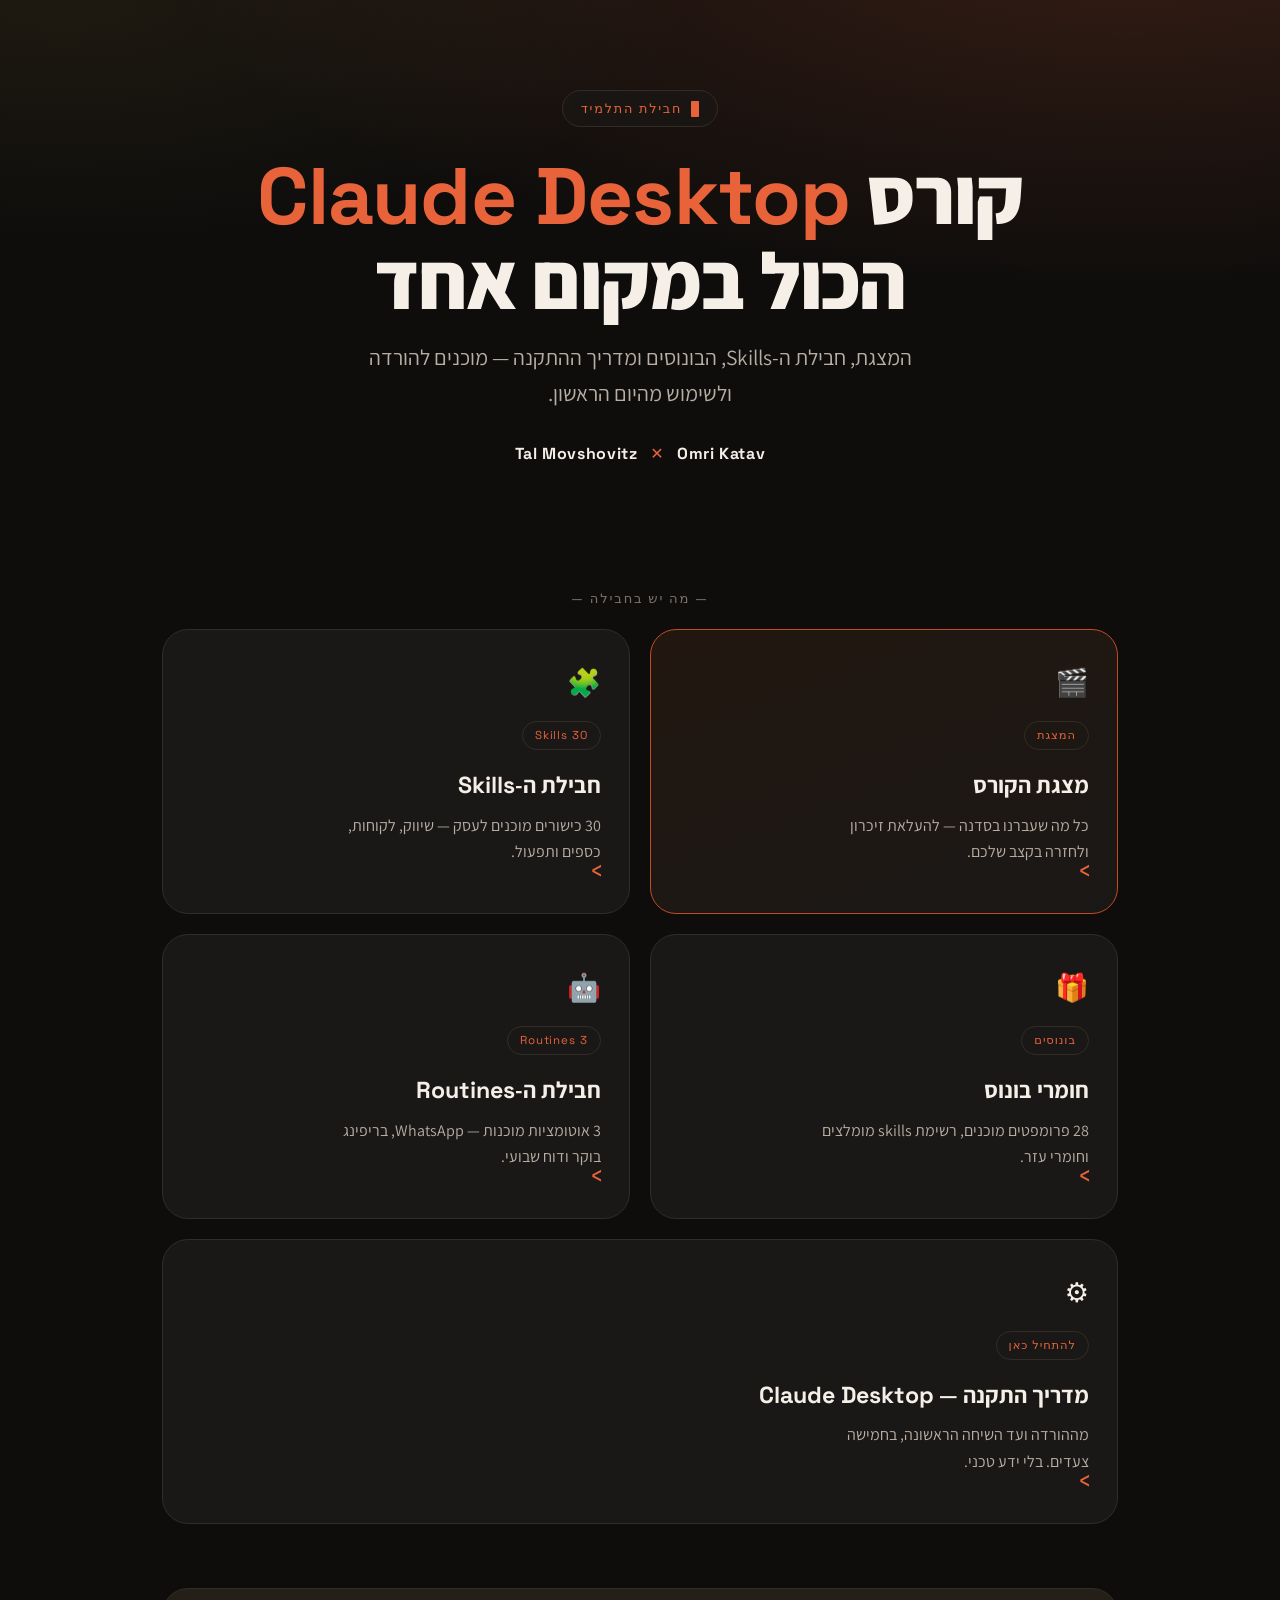
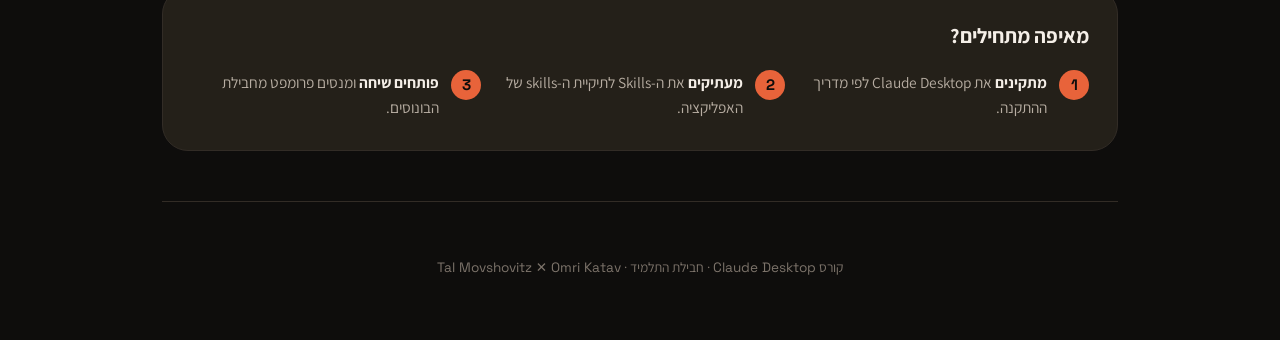
<file: index.html>
<!DOCTYPE html>
<html lang="he" dir="rtl">
<head>
<meta charset="UTF-8">
<meta name="viewport" content="width=device-width, initial-scale=1.0">
<title>קורס Claude Desktop — חבילת התלמיד</title>
<meta name="description" content="חבילת התלמיד לקורס Claude Desktop — מצגת, חבילת Skills, בונוסים ומדריך התקנה. Tal Movshovitz ✕ Omri Katav.">
<link rel="preconnect" href="https://fonts.googleapis.com">
<link rel="preconnect" href="https://fonts.gstatic.com" crossorigin>
<link href="https://fonts.googleapis.com/css2?family=Assistant:wght@400;500;600;700;800&family=Space+Grotesk:wght@500;600;700&display=swap" rel="stylesheet">
<style>
  :root{
    --bg:#0E0D0C; --bg-elev:#1A1816; --bg-elev-2:#242019; --line:#322C26;
    --accent:#E8633A; --accent-soft:#F0875F; --accent-deep:#C24A26; --accent-2:#F2C14E;
    --text:#F5EFE8; --text-dim:#B8AEA3; --text-faint:#7C736A;
    --r-sm:10px; --r-md:16px; --r-lg:26px; --r-pill:999px;
    --shadow-accent:0 18px 50px -12px rgba(232,99,58,.35);
    --shadow-soft:0 12px 40px -16px rgba(0,0,0,.6);
    --font-he:"Assistant",system-ui,sans-serif; --font-d:"Space Grotesk",system-ui,sans-serif;
  }
  *{box-sizing:border-box;margin:0;padding:0}
  html{direction:rtl;scroll-behavior:smooth}
  body{font-family:var(--font-he);background:var(--bg);color:var(--text);line-height:1.65;
    min-height:100vh;overflow-x:hidden;
    background-image:radial-gradient(130% 70% at 88% -8%,rgba(232,99,58,.18),transparent 58%),
                     radial-gradient(90% 50% at 5% 0%,rgba(242,193,78,.07),transparent 55%);
    background-attachment:fixed}
  .wrap{max-width:1000px;margin-inline:auto;padding:0 22px}

  /* HERO */
  .hero{padding:90px 0 56px;text-align:center}
  .eyebrow{display:inline-flex;align-items:center;gap:9px;font-family:var(--font-d);font-size:.8rem;
    letter-spacing:.14em;text-transform:uppercase;color:var(--accent);border:1px solid var(--line);
    border-radius:var(--r-pill);padding:7px 18px;margin-bottom:26px;background:rgba(26,24,22,.6)}
  .caret{width:8px;height:16px;background:var(--accent);animation:blink 1.1s steps(2) infinite;border-radius:1px}
  @keyframes blink{50%{opacity:0}}
  h1{font-size:clamp(2.4rem,7vw,5rem);font-weight:800;line-height:1.05;letter-spacing:-.01em;margin-bottom:18px}
  h1 .latin{font-family:var(--font-d);font-weight:700}
  h1 .hl{color:var(--accent)}
  .tag{color:var(--text-dim);font-size:clamp(1.05rem,2.4vw,1.35rem);max-width:54ch;margin-inline:auto 0;margin-inline:auto}
  .by{margin-top:30px;font-family:var(--font-d);font-size:1rem;color:var(--text-faint);letter-spacing:.04em}
  .by b{color:var(--text)}
  .by .x{color:var(--accent);margin:0 8px}

  /* CARDS */
  .section-label{font-family:var(--font-d);font-size:.82rem;letter-spacing:.14em;text-transform:uppercase;
    color:var(--text-faint);margin:64px 0 20px;text-align:center}
  .grid{display:grid;grid-template-columns:repeat(2,1fr);gap:20px}
  .card{display:block;text-decoration:none;color:inherit;background:var(--bg-elev);
    border:1px solid var(--line);border-radius:var(--r-lg);padding:30px 28px;position:relative;
    overflow:hidden;transition:transform .18s ease,border-color .18s ease,box-shadow .18s ease}
  .card::after{content:"›";position:absolute;inset-inline-start:26px;bottom:24px;font-family:var(--font-d);
    font-size:1.6rem;color:var(--accent);transition:transform .18s ease}
  .card:hover{transform:translateY(-4px);border-color:var(--accent);box-shadow:var(--shadow-accent)}
  .card:hover::after{transform:translateX(-6px)}
  .card .ico{font-size:1.7rem;margin-bottom:16px;display:block}
  .card h3{font-size:1.45rem;font-weight:700;margin-bottom:8px}
  .card h3 .latin{font-family:var(--font-d)}
  .card p{color:var(--text-dim);font-size:1rem;max-width:34ch;margin-bottom:18px}
  .card.primary{background:linear-gradient(160deg,#221710,var(--bg-elev));border-color:var(--accent-deep)}
  .card.wide{grid-column:1 / -1}
  .pill{display:inline-block;font-family:var(--font-d);font-size:.72rem;letter-spacing:.08em;
    color:var(--accent);border:1px solid var(--line);border-radius:var(--r-pill);padding:4px 12px;
    margin-bottom:16px}

  /* STEPS strip */
  .start{margin-top:64px;background:var(--bg-elev-2);border:1px solid var(--line);
    border-radius:var(--r-lg);padding:30px 28px}
  .start h2{font-size:1.3rem;margin-bottom:16px}
  .steps{display:flex;flex-wrap:wrap;gap:14px}
  .pstep{flex:1 1 200px;display:flex;gap:12px;align-items:flex-start}
  .pstep .n{flex:none;width:30px;height:30px;border-radius:var(--r-pill);background:var(--accent);
    color:var(--bg);font-family:var(--font-d);font-weight:700;display:grid;place-items:center;font-size:.95rem}
  .pstep span{color:var(--text-dim);font-size:.96rem}
  .pstep b{color:var(--text)}

  footer{text-align:center;color:var(--text-faint);font-size:.85rem;padding:54px 0 60px;margin-top:50px;
    border-top:1px solid var(--line)}
  footer .latin{font-family:var(--font-d)}

  @media(max-width:680px){
    .grid{grid-template-columns:1fr}
    .hero{padding:64px 0 40px}
    .card.wide{grid-column:auto}
  }
</style>
</head>
<body>
<div class="wrap">

  <section class="hero">
    <span class="eyebrow"><span class="caret"></span> חבילת התלמיד</span>
    <h1>קורס <span class="latin hl">Claude Desktop</span><br>הכול במקום אחד</h1>
    <p class="tag">המצגת, חבילת ה-Skills, הבונוסים ומדריך ההתקנה — מוכנים להורדה ולשימוש מהיום הראשון.</p>
    <p class="by"><b>Tal Movshovitz</b> <span class="x">✕</span> <b>Omri Katav</b></p>
  </section>

  <div class="section-label">— מה יש בחבילה —</div>

  <div class="grid">
    <a class="card primary" href="presentation/index.html">
      <span class="ico">🎬</span>
      <span class="pill">המצגת</span>
      <h3>מצגת הקורס</h3>
      <p>כל מה שעברנו בסדנה — להעלאת זיכרון ולחזרה בקצב שלכם.</p>
    </a>

    <a class="card" href="skills/">
      <span class="ico">🧩</span>
      <span class="pill">30 Skills</span>
      <h3>חבילת ה-<span class="latin">Skills</span></h3>
      <p>30 כישורים מוכנים לעסק — שיווק, לקוחות, כספים ותפעול.</p>
    </a>

    <a class="card" href="bonuses/">
      <span class="ico">🎁</span>
      <span class="pill">בונוסים</span>
      <h3>חומרי בונוס</h3>
      <p>28 פרומפטים מוכנים, רשימת skills מומלצים וחומרי עזר.</p>
    </a>

    <a class="card" href="bonuses/routines-pack.md">
      <span class="ico">🤖</span>
      <span class="pill">3 Routines</span>
      <h3>חבילת ה-<span class="latin">Routines</span></h3>
      <p>3 אוטומציות מוכנות — WhatsApp, בריפינג בוקר ודוח שבועי.</p>
    </a>

    <a class="card wide" href="bonuses/install-guide.html">
      <span class="ico">⚙️</span>
      <span class="pill">להתחיל כאן</span>
      <h3>מדריך התקנה — <span class="latin">Claude Desktop</span></h3>
      <p>מההורדה ועד השיחה הראשונה, בחמישה צעדים. בלי ידע טכני.</p>
    </a>
  </div>

  <div class="start">
    <h2>מאיפה מתחילים?</h2>
    <div class="steps">
      <div class="pstep"><div class="n">1</div><span><b>מתקינים</b> את Claude Desktop לפי מדריך ההתקנה.</span></div>
      <div class="pstep"><div class="n">2</div><span><b>מעתיקים</b> את ה-Skills לתיקיית ה-skills של האפליקציה.</span></div>
      <div class="pstep"><div class="n">3</div><span><b>פותחים שיחה</b> ומנסים פרומפט מחבילת הבונוסים.</span></div>
    </div>
  </div>

  <footer>
    קורס <span class="latin">Claude Desktop</span> · חבילת התלמיד · <span class="latin">Tal Movshovitz ✕ Omri Katav</span>
  </footer>

</div>
</body>
</html>
</file>
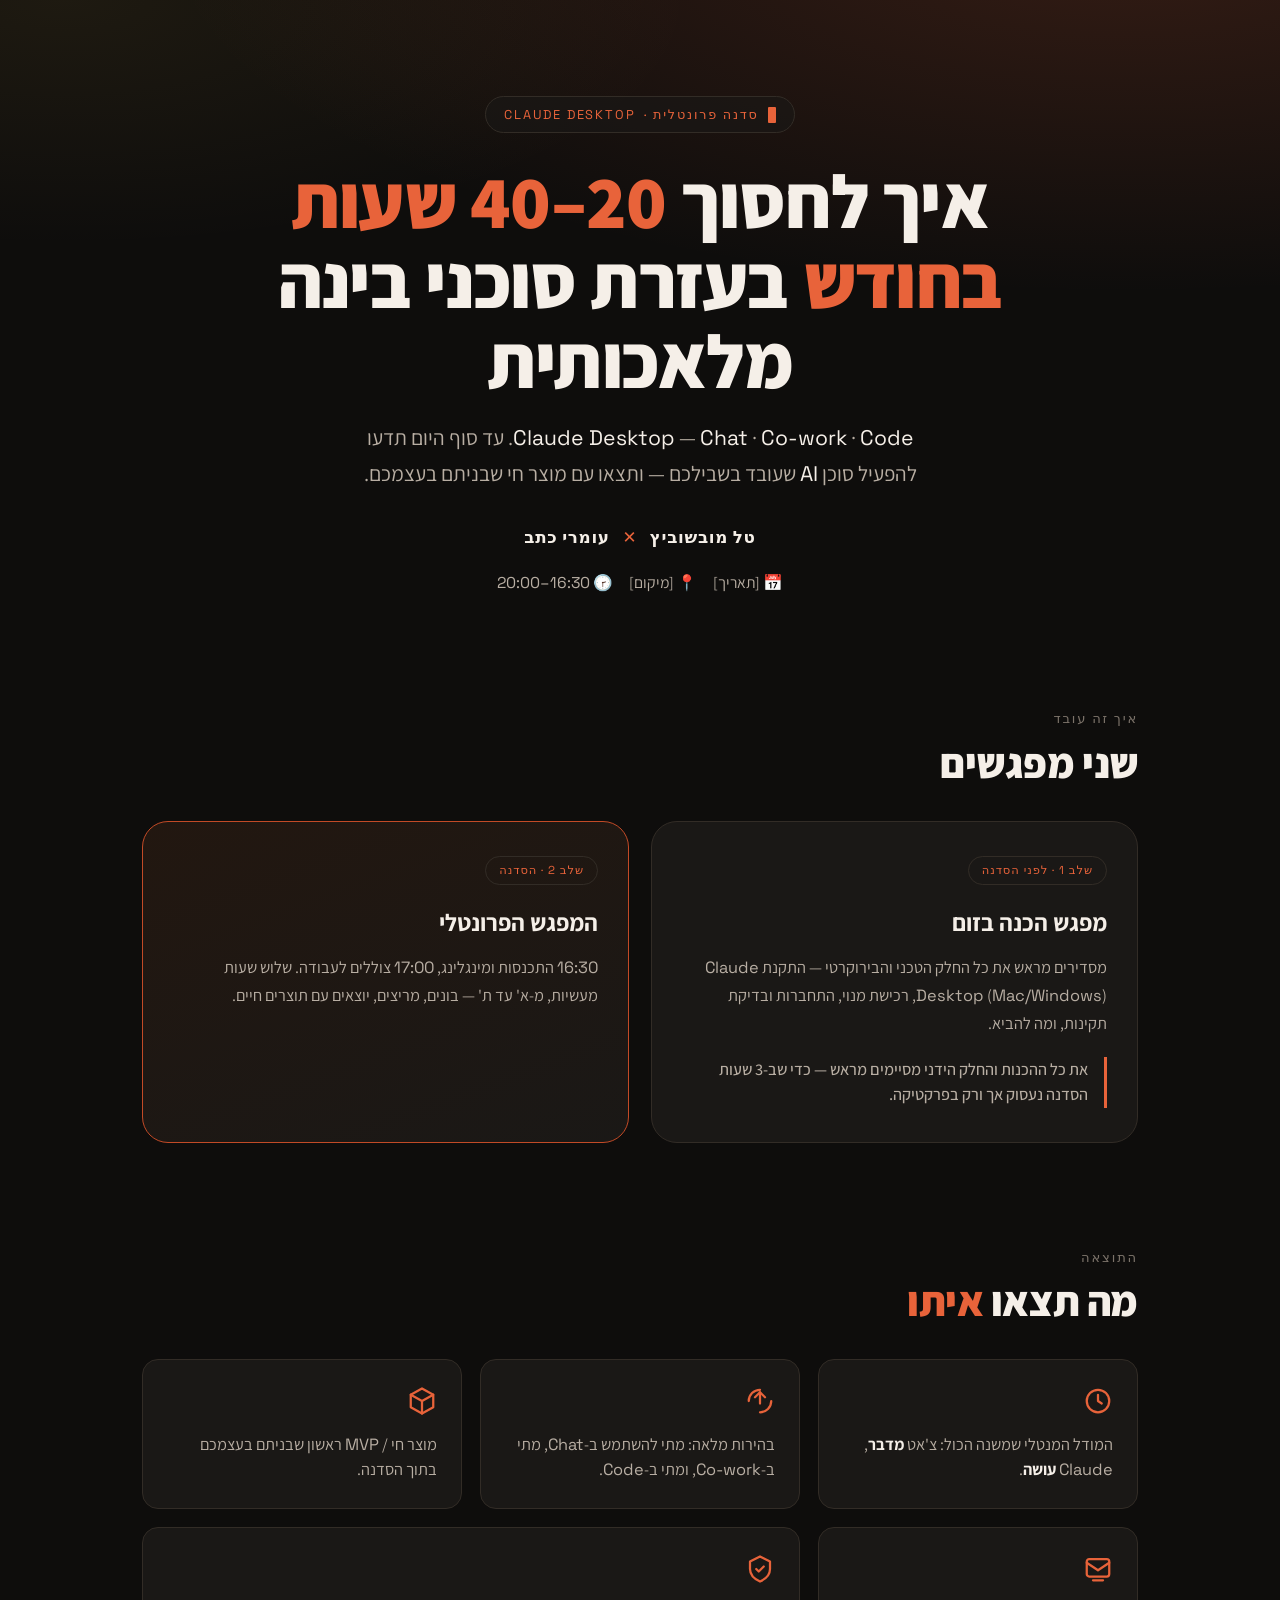
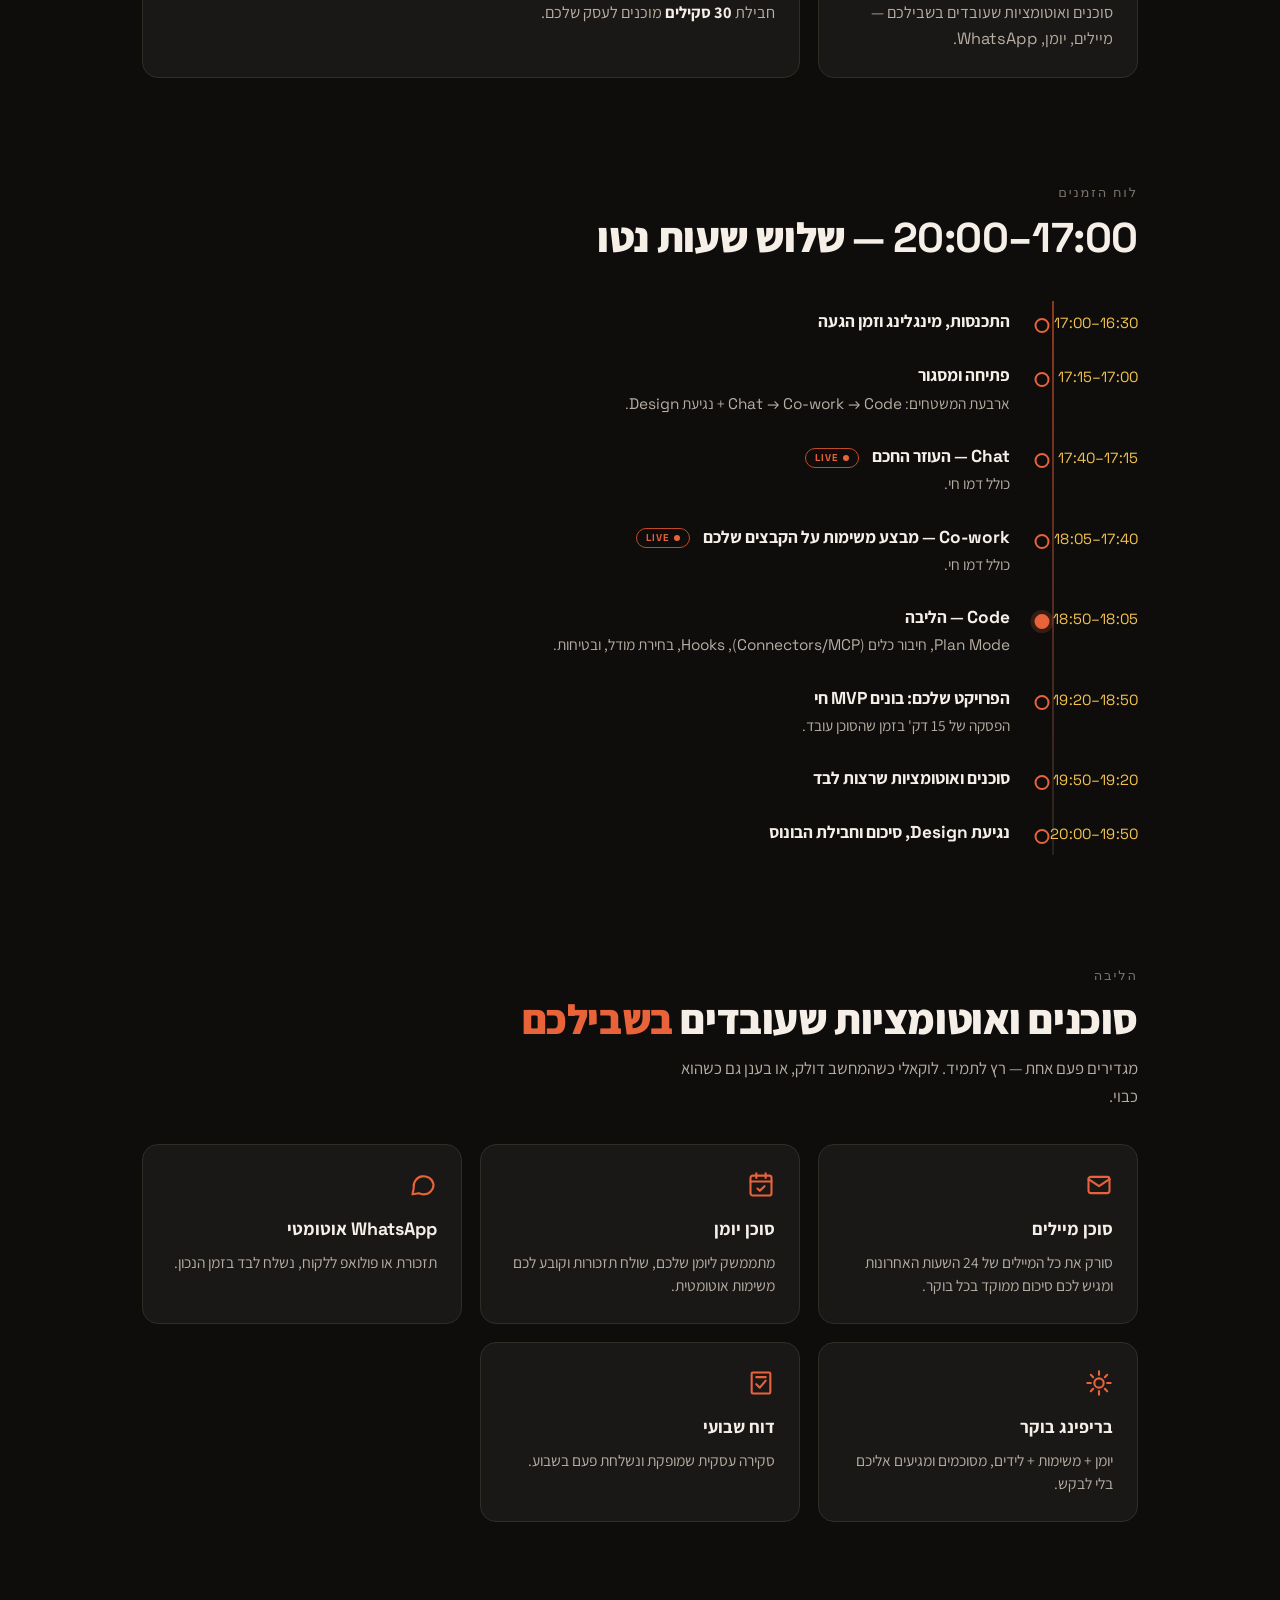
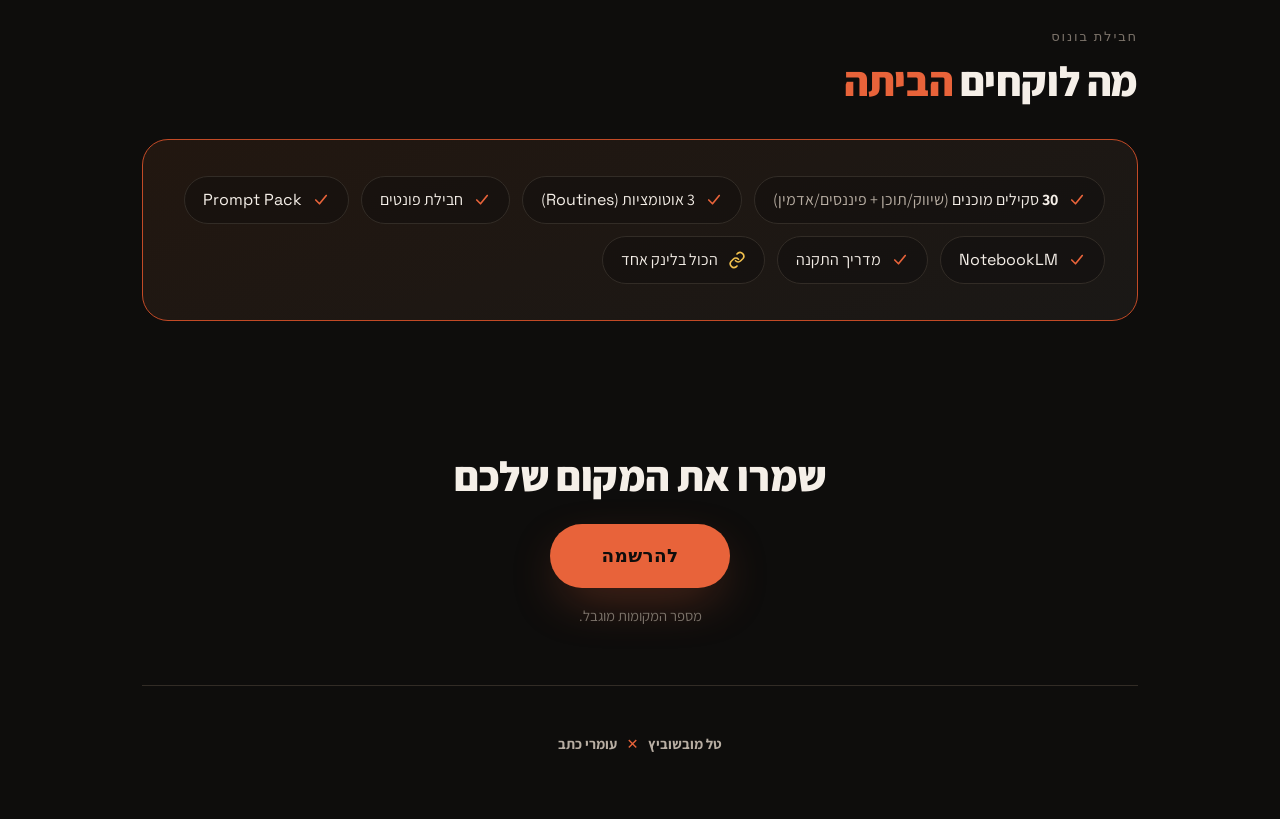
<file: syllabus.html>
<!DOCTYPE html>
<html lang="he" dir="rtl">
<head>
<meta charset="UTF-8">
<meta name="viewport" content="width=device-width, initial-scale=1.0">
<title>סדנת Claude Desktop — סילבוס | טל מובשוביץ ✕ עומרי כתב</title>
<meta name="description" content="סדנה פרונטלית ל-Claude Desktop: Chat · Co-work · Code. עד סוף היום תפעילו סוכן AI שעובד בשבילכם ותצאו עם מוצר חי. טל מובשוביץ ✕ עומרי כתב.">
<link rel="preconnect" href="https://fonts.googleapis.com">
<link rel="preconnect" href="https://fonts.gstatic.com" crossorigin>
<link href="https://fonts.googleapis.com/css2?family=Assistant:wght@400;500;600;700;800&family=Space+Grotesk:wght@500;600;700&display=swap" rel="stylesheet">
<style>
  :root{
    --bg:#0E0D0C; --bg-elev:#1A1816; --bg-elev-2:#242019; --line:#322C26;
    --accent:#E8633A; --accent-soft:#F0875F; --accent-deep:#C24A26; --accent-2:#F2C14E;
    --text:#F5EFE8; --text-dim:#B8AEA3; --text-faint:#7C736A;
    --r-sm:10px; --r-md:16px; --r-lg:26px; --r-pill:999px;
    --shadow-accent:0 18px 50px -12px rgba(232,99,58,.35);
    --shadow-soft:0 12px 40px -16px rgba(0,0,0,.6);
    --font-he:"Assistant",system-ui,sans-serif; --font-d:"Space Grotesk",system-ui,sans-serif;
  }
  *{box-sizing:border-box;margin:0;padding:0}
  html{direction:rtl;scroll-behavior:smooth}
  body{font-family:var(--font-he);background:var(--bg);color:var(--text);line-height:1.65;
    min-height:100vh;overflow-x:hidden;
    background-image:radial-gradient(130% 70% at 88% -8%,rgba(232,99,58,.18),transparent 58%),
                     radial-gradient(90% 50% at 5% 0%,rgba(242,193,78,.07),transparent 55%);
    background-attachment:fixed}
  .wrap{max-width:1040px;margin-inline:auto;padding:0 22px}
  .latin{font-family:var(--font-d)}

  ::selection{background:var(--accent);color:var(--bg)}
  a:focus-visible,button:focus-visible{outline:2px solid var(--accent);outline-offset:3px;border-radius:var(--r-sm)}

  /* HERO */
  .hero{padding:96px 0 60px;text-align:center}
  .eyebrow{display:inline-flex;align-items:center;gap:9px;font-family:var(--font-d);font-size:.8rem;
    letter-spacing:.14em;text-transform:uppercase;color:var(--accent);border:1px solid var(--line);
    border-radius:var(--r-pill);padding:7px 18px;margin-bottom:28px;background:rgba(26,24,22,.6)}
  .caret{width:8px;height:16px;background:var(--accent);animation:blink 1.1s steps(2) infinite;border-radius:1px}
  @keyframes blink{50%{opacity:0}}
  h1{font-size:clamp(2.3rem,6.4vw,4.7rem);font-weight:800;line-height:1.06;letter-spacing:-.01em;
    margin-bottom:20px;max-width:18ch;margin-inline:auto}
  h1 .hl{color:var(--accent)}
  .lede{color:var(--text-dim);font-size:clamp(1.05rem,2.3vw,1.32rem);max-width:56ch;margin-inline:auto}
  .lede .latin{color:var(--text)}
  .by{margin-top:32px;font-family:var(--font-d);font-size:1.05rem;color:var(--text-faint);letter-spacing:.04em}
  .by b{color:var(--text)}
  .by .x{color:var(--accent);margin:0 8px;font-weight:700}
  .logistics{margin-top:18px;color:var(--text-dim);font-size:.98rem;display:inline-flex;flex-wrap:wrap;
    justify-content:center;gap:6px 16px}
  .logistics span{white-space:nowrap}

  /* SECTION HEADINGS */
  .section{padding:52px 0}
  .section-label{font-family:var(--font-d);font-size:.82rem;letter-spacing:.14em;text-transform:uppercase;
    color:var(--text-faint);margin-bottom:10px}
  h2{font-size:clamp(1.7rem,4vw,2.6rem);font-weight:800;line-height:1.12;letter-spacing:-.01em;margin-bottom:34px}
  h2 .hl{color:var(--accent)}
  .h2-sub{color:var(--text-dim);font-size:1.05rem;margin-top:-22px;margin-bottom:34px;max-width:60ch}

  /* TWO-MEETING CARDS */
  .grid-2{display:grid;grid-template-columns:repeat(2,1fr);gap:22px}
  .mcard{background:var(--bg-elev);border:1px solid var(--line);border-radius:var(--r-lg);
    padding:34px 30px;position:relative;overflow:hidden;transition:transform .18s ease,border-color .18s ease,box-shadow .18s ease}
  .mcard:hover{transform:translateY(-4px);border-color:var(--accent-deep);box-shadow:var(--shadow-accent)}
  .mcard.primary{background:linear-gradient(160deg,#221710,var(--bg-elev));border-color:var(--accent-deep)}
  .kicker{display:inline-block;font-family:var(--font-d);font-size:.72rem;letter-spacing:.08em;
    color:var(--accent);border:1px solid var(--line);border-radius:var(--r-pill);padding:4px 13px;margin-bottom:18px}
  .mcard h3{font-size:1.5rem;font-weight:700;margin-bottom:12px}
  .mcard p{color:var(--text-dim);font-size:1.02rem}
  .pull{margin-top:20px;padding-inline-start:16px;border-inline-start:3px solid var(--accent);
    color:var(--text);font-size:1.02rem;font-weight:500;line-height:1.55}

  /* OUTCOMES GRID */
  .grid-out{display:grid;grid-template-columns:repeat(3,1fr);gap:18px}
  .ocard{background:var(--bg-elev);border:1px solid var(--line);border-radius:var(--r-md);
    padding:26px 24px;transition:transform .18s ease,border-color .18s ease}
  .ocard:hover{transform:translateY(-3px);border-color:var(--accent-deep)}
  .ocard .ic{color:var(--accent);margin-bottom:16px;display:block}
  .ocard p{color:var(--text-dim);font-size:1.02rem;line-height:1.55}
  .ocard p b{color:var(--text);font-weight:700}
  .ocard.span2{grid-column:span 2}

  /* TIMELINE */
  .timeline{position:relative;margin-top:8px}
  .timeline::before{content:"";position:absolute;inset-inline-start:84px;top:6px;bottom:6px;
    width:2px;background:linear-gradient(var(--accent-deep),var(--line));opacity:.7}
  .trow{display:grid;grid-template-columns:78px 1fr;gap:20px;position:relative;padding:14px 0}
  .ttime{font-family:var(--font-d);font-size:.92rem;color:var(--accent-2);text-align:start;padding-top:2px;
    white-space:nowrap;letter-spacing:.01em}
  .tbody{position:relative;padding-inline-start:30px}
  .tbody::before{content:"";position:absolute;inset-inline-start:-2px;top:9px;width:11px;height:11px;
    border-radius:50%;background:var(--bg);border:2px solid var(--accent);transform:translateX(50%)}
  .trow.core .tbody::before{background:var(--accent);box-shadow:0 0 0 4px rgba(232,99,58,.18)}
  .tbody h4{font-size:1.08rem;font-weight:700;line-height:1.4}
  .tbody .desc{color:var(--text-dim);font-size:.96rem;margin-top:3px}
  .live{display:inline-flex;align-items:center;gap:5px;font-family:var(--font-d);font-size:.62rem;
    letter-spacing:.1em;color:var(--accent);border:1px solid var(--accent-deep);border-radius:var(--r-pill);
    padding:2px 9px;margin-inline-start:10px;vertical-align:middle;text-transform:uppercase}
  .live .dot{width:6px;height:6px;border-radius:50%;background:var(--accent);animation:blink 1.1s steps(2) infinite}

  /* AGENTS GRID */
  .grid-ag{display:grid;grid-template-columns:repeat(3,1fr);gap:18px}
  .agcard{background:var(--bg-elev);border:1px solid var(--line);border-radius:var(--r-md);
    padding:26px 24px;transition:transform .18s ease,border-color .18s ease,box-shadow .18s ease}
  .agcard:hover{transform:translateY(-3px);border-color:var(--accent);box-shadow:var(--shadow-accent)}
  .agcard .ic{color:var(--accent);margin-bottom:15px;display:block}
  .agcard h4{font-size:1.12rem;font-weight:700;margin-bottom:7px}
  .agcard p{color:var(--text-dim);font-size:.97rem;line-height:1.5}

  /* BONUS BLOCK */
  .bonus{background:linear-gradient(160deg,#221710,var(--bg-elev));border:1px solid var(--accent-deep);
    border-radius:var(--r-lg);padding:36px 32px}
  .bonus ul{list-style:none;display:flex;flex-wrap:wrap;gap:12px}
  .bonus li{display:flex;align-items:center;gap:10px;background:rgba(14,13,12,.45);border:1px solid var(--line);
    border-radius:var(--r-pill);padding:10px 18px;font-size:1rem;color:var(--text)}
  .bonus li svg{color:var(--accent);flex:none}
  .bonus li .latin{color:var(--text)}

  /* CTA */
  .cta{text-align:center;padding:80px 0 56px}
  .cta h2{margin-bottom:24px}
  .btn{display:inline-block;font-family:var(--font-d);font-weight:700;font-size:1.15rem;letter-spacing:.02em;
    background:var(--accent);color:var(--bg);text-decoration:none;border-radius:var(--r-pill);
    padding:17px 52px;box-shadow:var(--shadow-accent);transition:background .18s ease,transform .18s ease}
  .btn:hover{background:var(--accent-soft);transform:translateY(-2px)}
  .cta .fine{margin-top:16px;color:var(--text-faint);font-size:.92rem}

  footer{text-align:center;color:var(--text-faint);font-size:.9rem;padding:46px 0 64px;
    border-top:1px solid var(--line)}
  footer .x{color:var(--accent);margin:0 6px}
  footer b{color:var(--text-dim)}

  /* SCROLL REVEAL — only hidden when JS is active, so content never stays invisible without JS */
  .js .reveal{opacity:0;transform:translateY(22px);transition:opacity .6s ease,transform .6s ease}
  .js .reveal.in{opacity:1;transform:none}
  @media(prefers-reduced-motion:reduce){
    .js .reveal{opacity:1;transform:none;transition:none}
    .caret,.live .dot{animation:none}
    html{scroll-behavior:auto}
  }

  /* RESPONSIVE */
  @media(max-width:860px){
    .grid-out,.grid-ag{grid-template-columns:repeat(2,1fr)}
    .ocard.span2{grid-column:auto}
  }
  @media(max-width:640px){
    .hero{padding:66px 0 44px}
    .section{padding:42px 0}
    .grid-2,.grid-out,.grid-ag{grid-template-columns:1fr}
    .timeline::before{inset-inline-start:0}
    .trow{grid-template-columns:1fr;gap:4px;padding:12px 0 12px 0}
    .ttime{padding-inline-start:24px}
    .tbody{padding-inline-start:24px}
    .tbody::before{inset-inline-start:0;transform:none}
    .bonus{padding:28px 22px}
    .btn{padding:16px 40px;width:100%;max-width:340px}
  }
</style>
</head>
<body>
<div class="wrap">

  <!-- 1. HERO -->
  <header class="hero">
    <span class="eyebrow"><span class="caret"></span> סדנה פרונטלית · <span class="latin">Claude Desktop</span></span>
    <h1>איך לחסוך <span class="hl">20–40 שעות בחודש</span> בעזרת סוכני בינה מלאכותית</h1>
    <p class="lede"><span class="latin">Claude Desktop</span> — <span class="latin">Chat</span> · <span class="latin">Co-work</span> · <span class="latin">Code</span>. עד סוף היום תדעו להפעיל סוכן <span class="latin">AI</span> שעובד בשבילכם — ותצאו עם מוצר חי שבניתם בעצמכם.</p>
    <p class="by"><b>טל מובשוביץ</b> <span class="x">✕</span> <b>עומרי כתב</b></p>
    <p class="logistics">
      <span>📅 [תאריך]</span>
      <span>📍 [מיקום]</span>
      <span>🕝 <span class="latin">16:30–20:00</span></span>
    </p>
  </header>

  <!-- 2. HOW IT WORKS -->
  <section class="section">
    <div class="reveal">
      <p class="section-label">איך זה עובד</p>
      <h2>שני מפגשים</h2>
    </div>
    <div class="grid-2">
      <article class="mcard reveal">
        <span class="kicker">שלב 1 · לפני הסדנה</span>
        <h3>מפגש הכנה בזום</h3>
        <p>מסדירים מראש את כל החלק הטכני והבירוקרטי — התקנת <span class="latin">Claude Desktop</span> (<span class="latin">Mac/Windows</span>), רכישת מנוי, התחברות ובדיקת תקינות, ומה להביא.</p>
        <p class="pull">את כל ההכנות והחלק הידני מסיימים מראש — כדי שב-3 שעות הסדנה נעסוק אך ורק בפרקטיקה.</p>
      </article>
      <article class="mcard primary reveal">
        <span class="kicker">שלב 2 · הסדנה</span>
        <h3>המפגש הפרונטלי</h3>
        <p><span class="latin">16:30</span> התכנסות ומינגלינג, <span class="latin">17:00</span> צוללים לעבודה. שלוש שעות מעשיות, מ-א' עד ת' — בונים, מריצים, יוצאים עם תוצרים חיים.</p>
      </article>
    </div>
  </section>

  <!-- 3. OUTCOMES -->
  <section class="section">
    <div class="reveal">
      <p class="section-label">התוצאה</p>
      <h2>מה תצאו <span class="hl">איתו</span></h2>
    </div>
    <div class="grid-out">
      <article class="ocard reveal">
        <svg class="ic" width="30" height="30" viewBox="0 0 24 24" fill="none" stroke="currentColor" stroke-width="1.8" stroke-linecap="round" stroke-linejoin="round" aria-hidden="true"><circle cx="12" cy="12" r="9"/><path d="M12 7v5l3 2"/></svg>
        <p>המודל המנטלי שמשנה הכול: צ'אט <b>מדבר</b>, <span class="latin">Claude</span> <b>עושה</b>.</p>
      </article>
      <article class="ocard reveal">
        <svg class="ic" width="30" height="30" viewBox="0 0 24 24" fill="none" stroke="currentColor" stroke-width="1.8" stroke-linecap="round" stroke-linejoin="round" aria-hidden="true"><path d="M3 12a9 9 0 0 1 9-9"/><path d="M21 12a9 9 0 0 1-9 9"/><path d="m8 9 4-4 4 4"/><path d="M12 5v9"/></svg>
        <p>בהירות מלאה: מתי להשתמש ב-<span class="latin">Chat</span>, מתי ב-<span class="latin">Co-work</span>, ומתי ב-<span class="latin">Code</span>.</p>
      </article>
      <article class="ocard reveal">
        <svg class="ic" width="30" height="30" viewBox="0 0 24 24" fill="none" stroke="currentColor" stroke-width="1.8" stroke-linecap="round" stroke-linejoin="round" aria-hidden="true"><path d="M12 2 3 7v10l9 5 9-5V7z"/><path d="m3 7 9 5 9-5"/><path d="M12 22V12"/></svg>
        <p>מוצר חי / <span class="latin">MVP</span> ראשון שבניתם בעצמכם בתוך הסדנה.</p>
      </article>
      <article class="ocard reveal">
        <svg class="ic" width="30" height="30" viewBox="0 0 24 24" fill="none" stroke="currentColor" stroke-width="1.8" stroke-linecap="round" stroke-linejoin="round" aria-hidden="true"><rect x="3" y="4" width="18" height="14" rx="2"/><path d="m3 7 9 6 9-6"/><path d="M8 21h8"/></svg>
        <p>סוכנים ואוטומציות שעובדים בשבילכם — מיילים, יומן, <span class="latin">WhatsApp</span>.</p>
      </article>
      <article class="ocard span2 reveal">
        <svg class="ic" width="30" height="30" viewBox="0 0 24 24" fill="none" stroke="currentColor" stroke-width="1.8" stroke-linecap="round" stroke-linejoin="round" aria-hidden="true"><path d="M12 2 4 6v6c0 5 3.5 8 8 10 4.5-2 8-5 8-10V6z"/><path d="m9 12 2 2 4-4"/></svg>
        <p>חבילת <b>30 סקילים</b> מוכנים לעסק שלכם.</p>
      </article>
    </div>
  </section>

  <!-- 4. TIMELINE -->
  <section class="section">
    <div class="reveal">
      <p class="section-label">לוח הזמנים</p>
      <h2><span class="latin">17:00–20:00</span> — שלוש שעות נטו</h2>
    </div>
    <div class="timeline reveal">
      <div class="trow">
        <div class="ttime">16:30–17:00</div>
        <div class="tbody"><h4>התכנסות, מינגלינג וזמן הגעה</h4></div>
      </div>
      <div class="trow">
        <div class="ttime">17:00–17:15</div>
        <div class="tbody"><h4>פתיחה ומסגור</h4><p class="desc">ארבעת המשטחים: <span class="latin">Chat → Co-work → Code</span> + נגיעת <span class="latin">Design</span>.</p></div>
      </div>
      <div class="trow">
        <div class="ttime">17:15–17:40</div>
        <div class="tbody"><h4><span class="latin">Chat</span> — העוזר החכם <span class="live"><span class="dot"></span>LIVE</span></h4><p class="desc">כולל דמו חי.</p></div>
      </div>
      <div class="trow">
        <div class="ttime">17:40–18:05</div>
        <div class="tbody"><h4><span class="latin">Co-work</span> — מבצע משימות על הקבצים שלכם <span class="live"><span class="dot"></span>LIVE</span></h4><p class="desc">כולל דמו חי.</p></div>
      </div>
      <div class="trow core">
        <div class="ttime">18:05–18:50</div>
        <div class="tbody"><h4><span class="latin">Code</span> — הליבה</h4><p class="desc"><span class="latin">Plan Mode</span>, חיבור כלים (<span class="latin">Connectors/MCP</span>), <span class="latin">Hooks</span>, בחירת מודל, ובטיחות.</p></div>
      </div>
      <div class="trow">
        <div class="ttime">18:50–19:20</div>
        <div class="tbody"><h4>הפרויקט שלכם: בונים <span class="latin">MVP</span> חי</h4><p class="desc">הפסקה של 15 דק' בזמן שהסוכן עובד.</p></div>
      </div>
      <div class="trow">
        <div class="ttime">19:20–19:50</div>
        <div class="tbody"><h4>סוכנים ואוטומציות שרצות לבד</h4></div>
      </div>
      <div class="trow">
        <div class="ttime">19:50–20:00</div>
        <div class="tbody"><h4>נגיעת <span class="latin">Design</span>, סיכום וחבילת הבונוס</h4></div>
      </div>
    </div>
  </section>

  <!-- 5. AGENTS & AUTOMATIONS -->
  <section class="section">
    <div class="reveal">
      <p class="section-label">הליבה</p>
      <h2>סוכנים ואוטומציות שעובדים <span class="hl">בשבילכם</span></h2>
      <p class="h2-sub">מגדירים פעם אחת — רץ לתמיד. לוקאלי כשהמחשב דולק, או בענן גם כשהוא כבוי.</p>
    </div>
    <div class="grid-ag">
      <article class="agcard reveal">
        <svg class="ic" width="28" height="28" viewBox="0 0 24 24" fill="none" stroke="currentColor" stroke-width="1.8" stroke-linecap="round" stroke-linejoin="round" aria-hidden="true"><rect x="3" y="5" width="18" height="14" rx="2"/><path d="m3 7 9 6 9-6"/></svg>
        <h4>סוכן מיילים</h4>
        <p>סורק את כל המיילים של 24 השעות האחרונות ומגיש לכם סיכום ממוקד בכל בוקר.</p>
      </article>
      <article class="agcard reveal">
        <svg class="ic" width="28" height="28" viewBox="0 0 24 24" fill="none" stroke="currentColor" stroke-width="1.8" stroke-linecap="round" stroke-linejoin="round" aria-hidden="true"><rect x="3" y="4" width="18" height="17" rx="2"/><path d="M3 9h18M8 2v4M16 2v4"/><path d="m9 15 2 2 4-4"/></svg>
        <h4>סוכן יומן</h4>
        <p>מתממשק ליומן שלכם, שולח תזכורות וקובע לכם משימות אוטומטית.</p>
      </article>
      <article class="agcard reveal">
        <svg class="ic" width="28" height="28" viewBox="0 0 24 24" fill="none" stroke="currentColor" stroke-width="1.8" stroke-linecap="round" stroke-linejoin="round" aria-hidden="true"><path d="M21 11.5a8.38 8.38 0 0 1-8.5 8.5 8.5 8.5 0 0 1-4-1L3 20l1.1-5.4A8.5 8.5 0 1 1 21 11.5Z"/></svg>
        <h4><span class="latin">WhatsApp</span> אוטומטי</h4>
        <p>תזכורת או פולואפ ללקוח, נשלח לבד בזמן הנכון.</p>
      </article>
      <article class="agcard reveal">
        <svg class="ic" width="28" height="28" viewBox="0 0 24 24" fill="none" stroke="currentColor" stroke-width="1.8" stroke-linecap="round" stroke-linejoin="round" aria-hidden="true"><circle cx="12" cy="12" r="4"/><path d="M12 2v3M12 19v3M2 12h3M19 12h3M5 5l2 2M17 17l2 2M19 5l-2 2M7 17l-2 2"/></svg>
        <h4>בריפינג בוקר</h4>
        <p>יומן + משימות + לידים, מסוכמים ומגיעים אליכם בלי לבקש.</p>
      </article>
      <article class="agcard reveal">
        <svg class="ic" width="28" height="28" viewBox="0 0 24 24" fill="none" stroke="currentColor" stroke-width="1.8" stroke-linecap="round" stroke-linejoin="round" aria-hidden="true"><path d="M5 3h14a1 1 0 0 1 1 1v16a1 1 0 0 1-1 1H5a1 1 0 0 1-1-1V4a1 1 0 0 1 1-1Z"/><path d="M8 13l3 3 5-6M8 7h8"/></svg>
        <h4>דוח שבועי</h4>
        <p>סקירה עסקית שמופקת ונשלחת פעם בשבוע.</p>
      </article>
    </div>
  </section>

  <!-- 6. BONUS PACK -->
  <section class="section">
    <div class="reveal">
      <p class="section-label">חבילת בונוס</p>
      <h2>מה לוקחים <span class="hl">הביתה</span></h2>
    </div>
    <div class="bonus reveal">
      <ul>
        <li><svg width="18" height="18" viewBox="0 0 24 24" fill="none" stroke="currentColor" stroke-width="2.2" stroke-linecap="round" stroke-linejoin="round" aria-hidden="true"><path d="m5 12 5 5 9-11"/></svg> <span><b>30</b> סקילים מוכנים <span style="color:var(--text-dim)">(שיווק/תוכן + פיננסים/אדמין)</span></span></li>
        <li><svg width="18" height="18" viewBox="0 0 24 24" fill="none" stroke="currentColor" stroke-width="2.2" stroke-linecap="round" stroke-linejoin="round" aria-hidden="true"><path d="m5 12 5 5 9-11"/></svg> <span>3 אוטומציות (<span class="latin">Routines</span>)</span></li>
        <li><svg width="18" height="18" viewBox="0 0 24 24" fill="none" stroke="currentColor" stroke-width="2.2" stroke-linecap="round" stroke-linejoin="round" aria-hidden="true"><path d="m5 12 5 5 9-11"/></svg> <span>חבילת פונטים</span></li>
        <li><svg width="18" height="18" viewBox="0 0 24 24" fill="none" stroke="currentColor" stroke-width="2.2" stroke-linecap="round" stroke-linejoin="round" aria-hidden="true"><path d="m5 12 5 5 9-11"/></svg> <span class="latin">Prompt Pack</span></li>
        <li><svg width="18" height="18" viewBox="0 0 24 24" fill="none" stroke="currentColor" stroke-width="2.2" stroke-linecap="round" stroke-linejoin="round" aria-hidden="true"><path d="m5 12 5 5 9-11"/></svg> <span class="latin">NotebookLM</span></li>
        <li><svg width="18" height="18" viewBox="0 0 24 24" fill="none" stroke="currentColor" stroke-width="2.2" stroke-linecap="round" stroke-linejoin="round" aria-hidden="true"><path d="m5 12 5 5 9-11"/></svg> <span>מדריך התקנה</span></li>
        <li><svg width="18" height="18" viewBox="0 0 24 24" fill="none" stroke="var(--accent-2)" stroke-width="2.2" stroke-linecap="round" stroke-linejoin="round" aria-hidden="true"><path d="M10 13a5 5 0 0 0 7 0l3-3a5 5 0 0 0-7-7l-1 1"/><path d="M14 11a5 5 0 0 0-7 0l-3 3a5 5 0 0 0 7 7l1-1"/></svg> <span>הכול בלינק אחד</span></li>
      </ul>
    </div>
  </section>

  <!-- 7. CTA -->
  <section class="cta">
    <div class="reveal">
      <h2>שמרו את המקום שלכם</h2>
      <a class="btn" href="#">להרשמה</a>
      <p class="fine">מספר המקומות מוגבל.</p>
    </div>
  </section>

  <footer>
    <b>טל מובשוביץ</b> <span class="x">✕</span> <b>עומרי כתב</b>
  </footer>

</div>

<script>
  (function(){
    document.documentElement.classList.add('js');
    var els = document.querySelectorAll('.reveal');
    function revealAll(){els.forEach(function(e){e.classList.add('in')})}
    if(!('IntersectionObserver' in window)){revealAll();return;}
    var io = new IntersectionObserver(function(entries){
      entries.forEach(function(en){
        if(en.isIntersecting){en.target.classList.add('in');io.unobserve(en.target)}
      });
    },{threshold:0.12,rootMargin:'0px 0px -40px 0px'});
    els.forEach(function(e){io.observe(e)});
    // Safety net: reveal anything the observer hasn't caught shortly after load
    // (fast scroll, restored scroll position, no scroll at all) so content is never lost.
    window.addEventListener('load',function(){
      setTimeout(function(){
        els.forEach(function(e){
          if(!e.classList.contains('in')){e.classList.add('in');io.unobserve(e);}
        });
      },1400);
    });
  })();
</script>
</body>
</html>
</file>
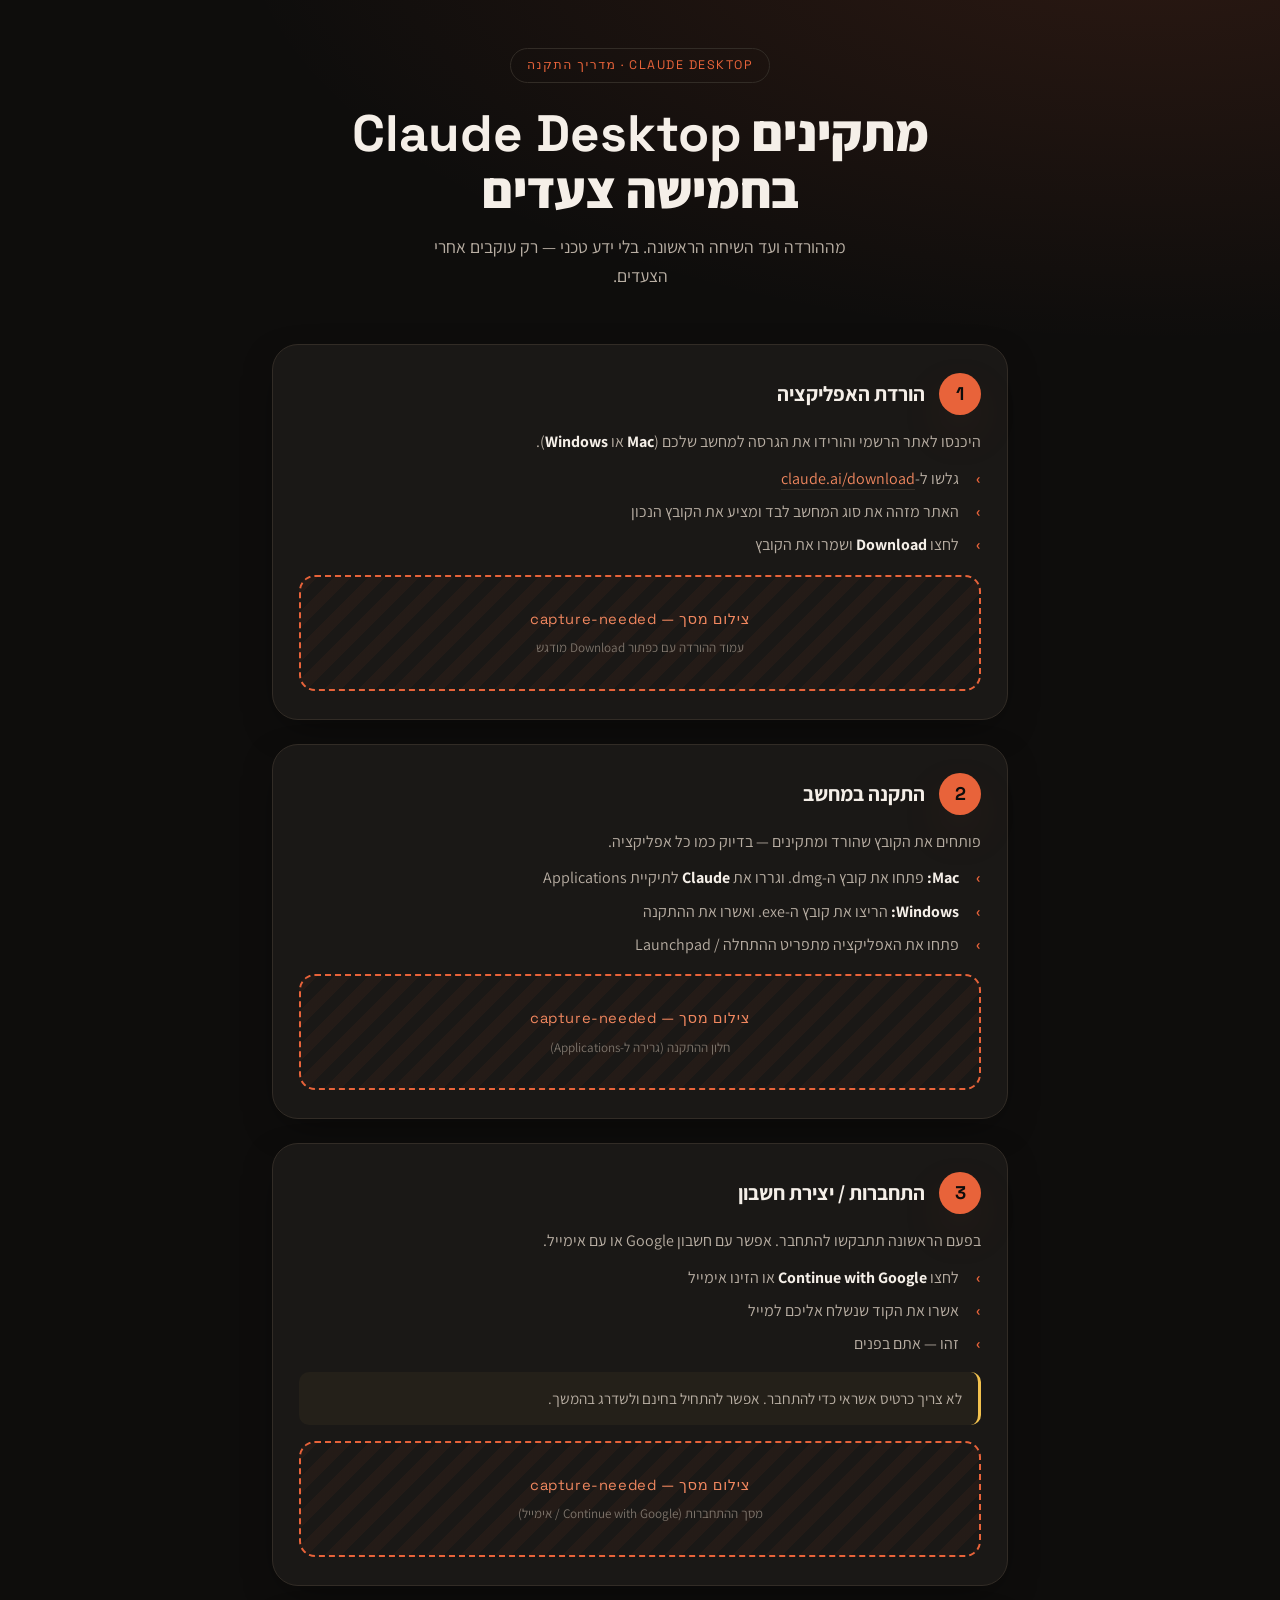
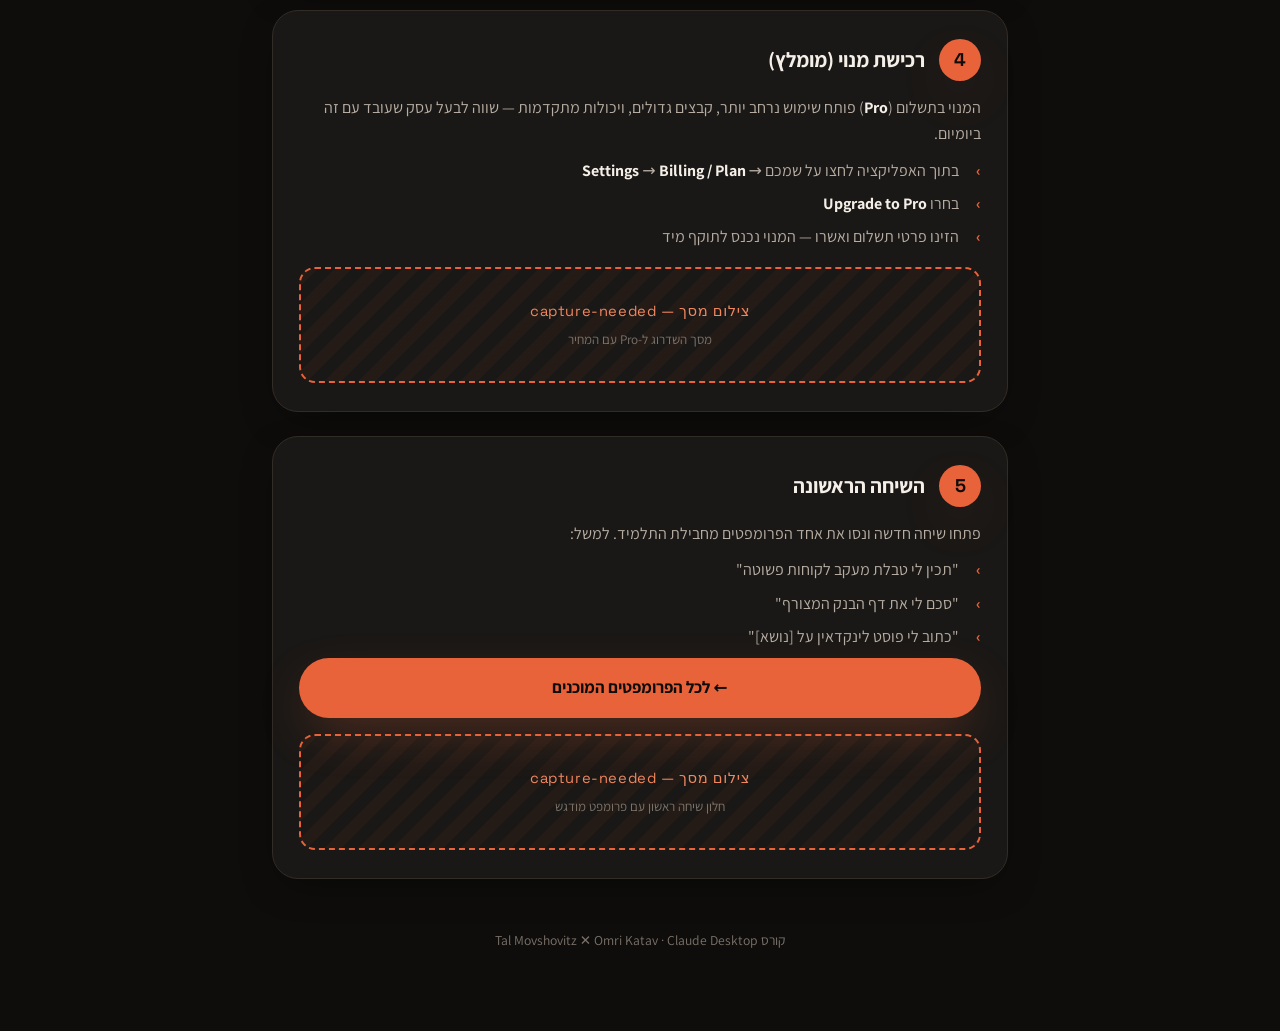
<file: bonuses/install-guide.html>
<!DOCTYPE html>
<html lang="he" dir="rtl">
<head>
<meta charset="UTF-8">
<meta name="viewport" content="width=device-width, initial-scale=1.0">
<title>מדריך התקנה — Claude Desktop</title>
<link rel="preconnect" href="https://fonts.googleapis.com">
<link rel="preconnect" href="https://fonts.gstatic.com" crossorigin>
<link href="https://fonts.googleapis.com/css2?family=Assistant:wght@400;500;600;700;800&family=Space+Grotesk:wght@500;700&display=swap" rel="stylesheet">
<style>
  :root{
    --bg:#0E0D0C; --bg-elev:#1A1816; --bg-elev-2:#242019; --line:#322C26;
    --accent:#E8633A; --accent-soft:#F0875F; --accent-deep:#C24A26; --accent-2:#F2C14E;
    --text:#F5EFE8; --text-dim:#B8AEA3; --text-faint:#7C736A;
    --r-sm:10px; --r-md:16px; --r-lg:26px; --r-pill:999px;
    --shadow-accent:0 18px 50px -12px rgba(232,99,58,.35);
    --font-he:"Assistant",system-ui,sans-serif; --font-d:"Space Grotesk",system-ui,sans-serif;
  }
  *{box-sizing:border-box;margin:0;padding:0}
  html{direction:rtl}
  body{font-family:var(--font-he);background:var(--bg);color:var(--text);line-height:1.65;
    background-image:radial-gradient(120% 80% at 90% -10%,rgba(232,99,58,.14),transparent 60%);
    background-attachment:fixed;min-height:100vh}
  .wrap{max-width:780px;margin-inline:auto;padding:48px 22px 80px}
  header{text-align:center;margin-bottom:54px}
  .badge{display:inline-block;font-family:var(--font-d);font-size:.78rem;letter-spacing:.12em;
    text-transform:uppercase;color:var(--accent);border:1px solid var(--line);border-radius:var(--r-pill);
    padding:6px 16px;margin-bottom:22px}
  h1{font-size:clamp(2rem,6vw,3.2rem);font-weight:800;line-height:1.1;margin-bottom:14px}
  h1 .latin{font-family:var(--font-d)}
  .sub{color:var(--text-dim);font-size:1.1rem;max-width:48ch;margin-inline:auto}
  .step{background:var(--bg-elev);border:1px solid var(--line);border-radius:var(--r-lg);
    padding:28px 26px;margin-bottom:24px;box-shadow:0 12px 40px -16px rgba(0,0,0,.6)}
  .step-head{display:flex;align-items:center;gap:14px;margin-bottom:14px}
  .num{flex:none;width:42px;height:42px;border-radius:var(--r-pill);background:var(--accent);
    color:var(--bg);font-family:var(--font-d);font-weight:700;font-size:1.15rem;
    display:grid;place-items:center;box-shadow:var(--shadow-accent)}
  .step h2{font-size:1.3rem;font-weight:700}
  .step p{color:var(--text-dim);margin-bottom:10px}
  .step ul{list-style:none;margin:10px 0 4px}
  .step li{position:relative;padding-inline-start:22px;margin-bottom:7px;color:var(--text-dim)}
  .step li::before{content:"›";position:absolute;inset-inline-start:0;color:var(--accent);font-weight:700}
  .step b{color:var(--text)}
  a.inline{color:var(--accent-soft);text-decoration:none;border-bottom:1px solid var(--line)}
  a.inline:hover{border-color:var(--accent)}
  .shot-placeholder{border:2px dashed var(--accent);border-radius:var(--r-md);
    background:repeating-linear-gradient(135deg,rgba(232,99,58,.05) 0 12px,transparent 12px 24px);
    color:var(--accent-soft);text-align:center;padding:30px 16px;margin-top:16px;
    font-family:var(--font-d);font-size:.92rem;letter-spacing:.04em}
  .shot-placeholder span{display:block;color:var(--text-faint);font-family:var(--font-he);
    font-size:.82rem;letter-spacing:0;margin-top:6px}
  .note{background:var(--bg-elev-2);border-inline-start:3px solid var(--accent-2);
    border-radius:var(--r-sm);padding:14px 16px;color:var(--text-dim);font-size:.95rem;margin-top:14px}
  .cta{display:block;text-align:center;background:var(--accent);color:var(--bg);font-weight:700;
    font-size:1.05rem;text-decoration:none;border-radius:var(--r-pill);padding:16px 24px;
    margin-top:8px;box-shadow:var(--shadow-accent);transition:background .15s}
  .cta:hover{background:var(--accent-soft)}
  footer{text-align:center;color:var(--text-faint);font-size:.85rem;margin-top:50px}
  .num-ltr{direction:ltr;display:inline-block}
</style>
</head>
<body>
<div class="wrap">
  <header>
    <span class="badge">Claude Desktop · מדריך התקנה</span>
    <h1>מתקינים <span class="latin">Claude Desktop</span><br>בחמישה צעדים</h1>
    <p class="sub">מההורדה ועד השיחה הראשונה. בלי ידע טכני — רק עוקבים אחרי הצעדים.</p>
  </header>

  <div class="step">
    <div class="step-head"><div class="num">1</div><h2>הורדת האפליקציה</h2></div>
    <p>היכנסו לאתר הרשמי והורידו את הגרסה למחשב שלכם (<b>Mac</b> או <b>Windows</b>).</p>
    <ul>
      <li>גלשו ל-<a class="inline" href="https://claude.ai/download" target="_blank" rel="noopener"><span dir="ltr">claude.ai/download</span></a></li>
      <li>האתר מזהה את סוג המחשב לבד ומציע את הקובץ הנכון</li>
      <li>לחצו <b>Download</b> ושמרו את הקובץ</li>
    </ul>
    <div class="shot-placeholder">צילום מסך — capture-needed
      <span>עמוד ההורדה עם כפתור Download מודגש</span></div>
  </div>

  <div class="step">
    <div class="step-head"><div class="num">2</div><h2>התקנה במחשב</h2></div>
    <p>פותחים את הקובץ שהורד ומתקינים — בדיוק כמו כל אפליקציה.</p>
    <ul>
      <li><b>Mac:</b> פתחו את קובץ ה-<span dir="ltr">.dmg</span> וגררו את <b>Claude</b> לתיקיית <span dir="ltr">Applications</span></li>
      <li><b>Windows:</b> הריצו את קובץ ה-<span dir="ltr">.exe</span> ואשרו את ההתקנה</li>
      <li>פתחו את האפליקציה מתפריט ההתחלה / Launchpad</li>
    </ul>
    <div class="shot-placeholder">צילום מסך — capture-needed
      <span>חלון ההתקנה (גרירה ל-Applications)</span></div>
  </div>

  <div class="step">
    <div class="step-head"><div class="num">3</div><h2>התחברות / יצירת חשבון</h2></div>
    <p>בפעם הראשונה תתבקשו להתחבר. אפשר עם חשבון Google או עם אימייל.</p>
    <ul>
      <li>לחצו <b>Continue with Google</b> או הזינו אימייל</li>
      <li>אשרו את הקוד שנשלח אליכם למייל</li>
      <li>זהו — אתם בפנים</li>
    </ul>
    <div class="note">לא צריך כרטיס אשראי כדי להתחבר. אפשר להתחיל בחינם ולשדרג בהמשך.</div>
    <div class="shot-placeholder">צילום מסך — capture-needed
      <span>מסך ההתחברות (Continue with Google / אימייל)</span></div>
  </div>

  <div class="step">
    <div class="step-head"><div class="num">4</div><h2>רכישת מנוי (מומלץ)</h2></div>
    <p>המנוי בתשלום (<b>Pro</b>) פותח שימוש נרחב יותר, קבצים גדולים, ויכולות מתקדמות — שווה לבעל עסק שעובד עם זה ביומיום.</p>
    <ul>
      <li>בתוך האפליקציה לחצו על שמכם → <b>Settings</b> → <b>Billing / Plan</b></li>
      <li>בחרו <b>Upgrade to Pro</b></li>
      <li>הזינו פרטי תשלום ואשרו — המנוי נכנס לתוקף מיד</li>
    </ul>
    <div class="shot-placeholder">צילום מסך — capture-needed
      <span>מסך השדרוג ל-Pro עם המחיר</span></div>
  </div>

  <div class="step">
    <div class="step-head"><div class="num">5</div><h2>השיחה הראשונה</h2></div>
    <p>פתחו שיחה חדשה ונסו את אחד הפרומפטים מחבילת התלמיד. למשל:</p>
    <ul>
      <li>"תכין לי טבלת מעקב לקוחות פשוטה"</li>
      <li>"סכם לי את דף הבנק המצורף"</li>
      <li>"כתוב לי פוסט לינקדאין על [נושא]"</li>
    </ul>
    <a class="cta" href="prompt-pack.md">← לכל הפרומפטים המוכנים</a>
    <div class="shot-placeholder">צילום מסך — capture-needed
      <span>חלון שיחה ראשון עם פרומפט מודגש</span></div>
  </div>

  <footer>
    קורס <span class="num-ltr">Claude Desktop</span> · Tal Movshovitz ✕ Omri Katav
  </footer>
</div>
</body>
</html>
</file>
